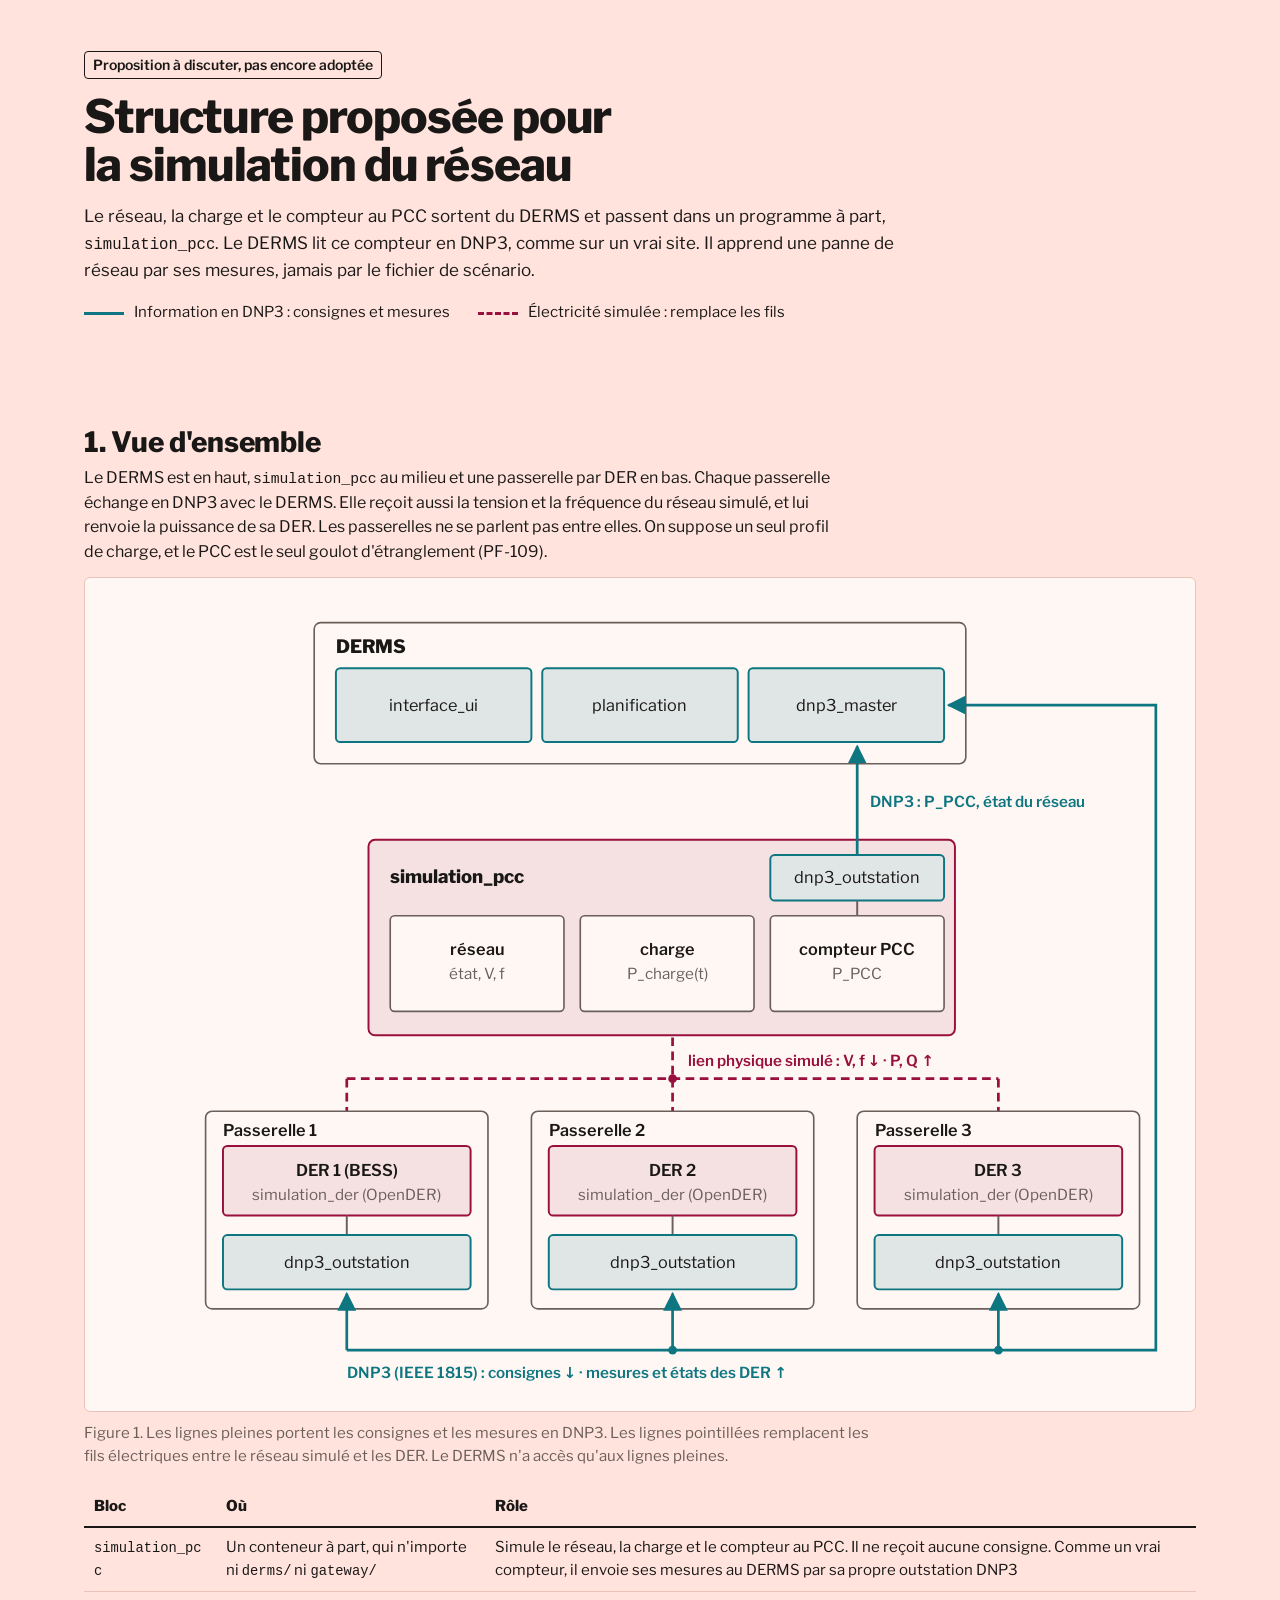
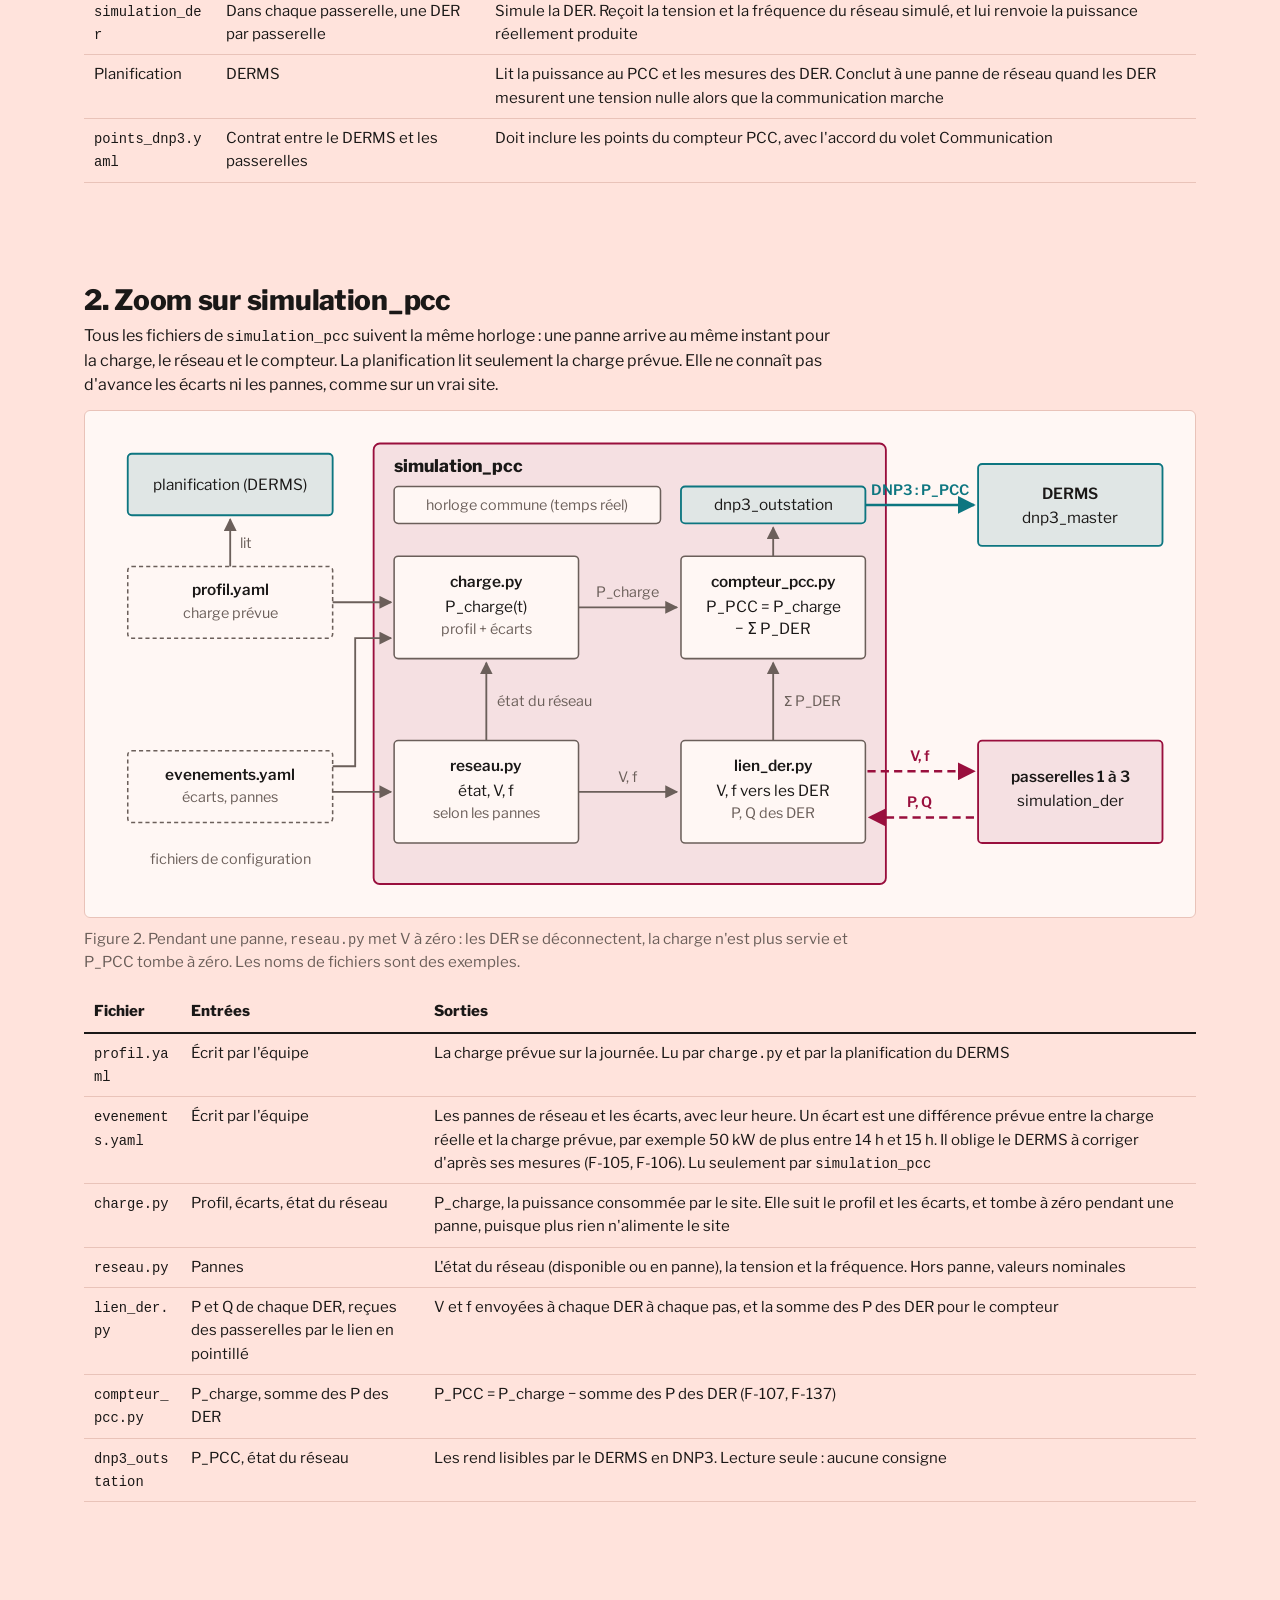
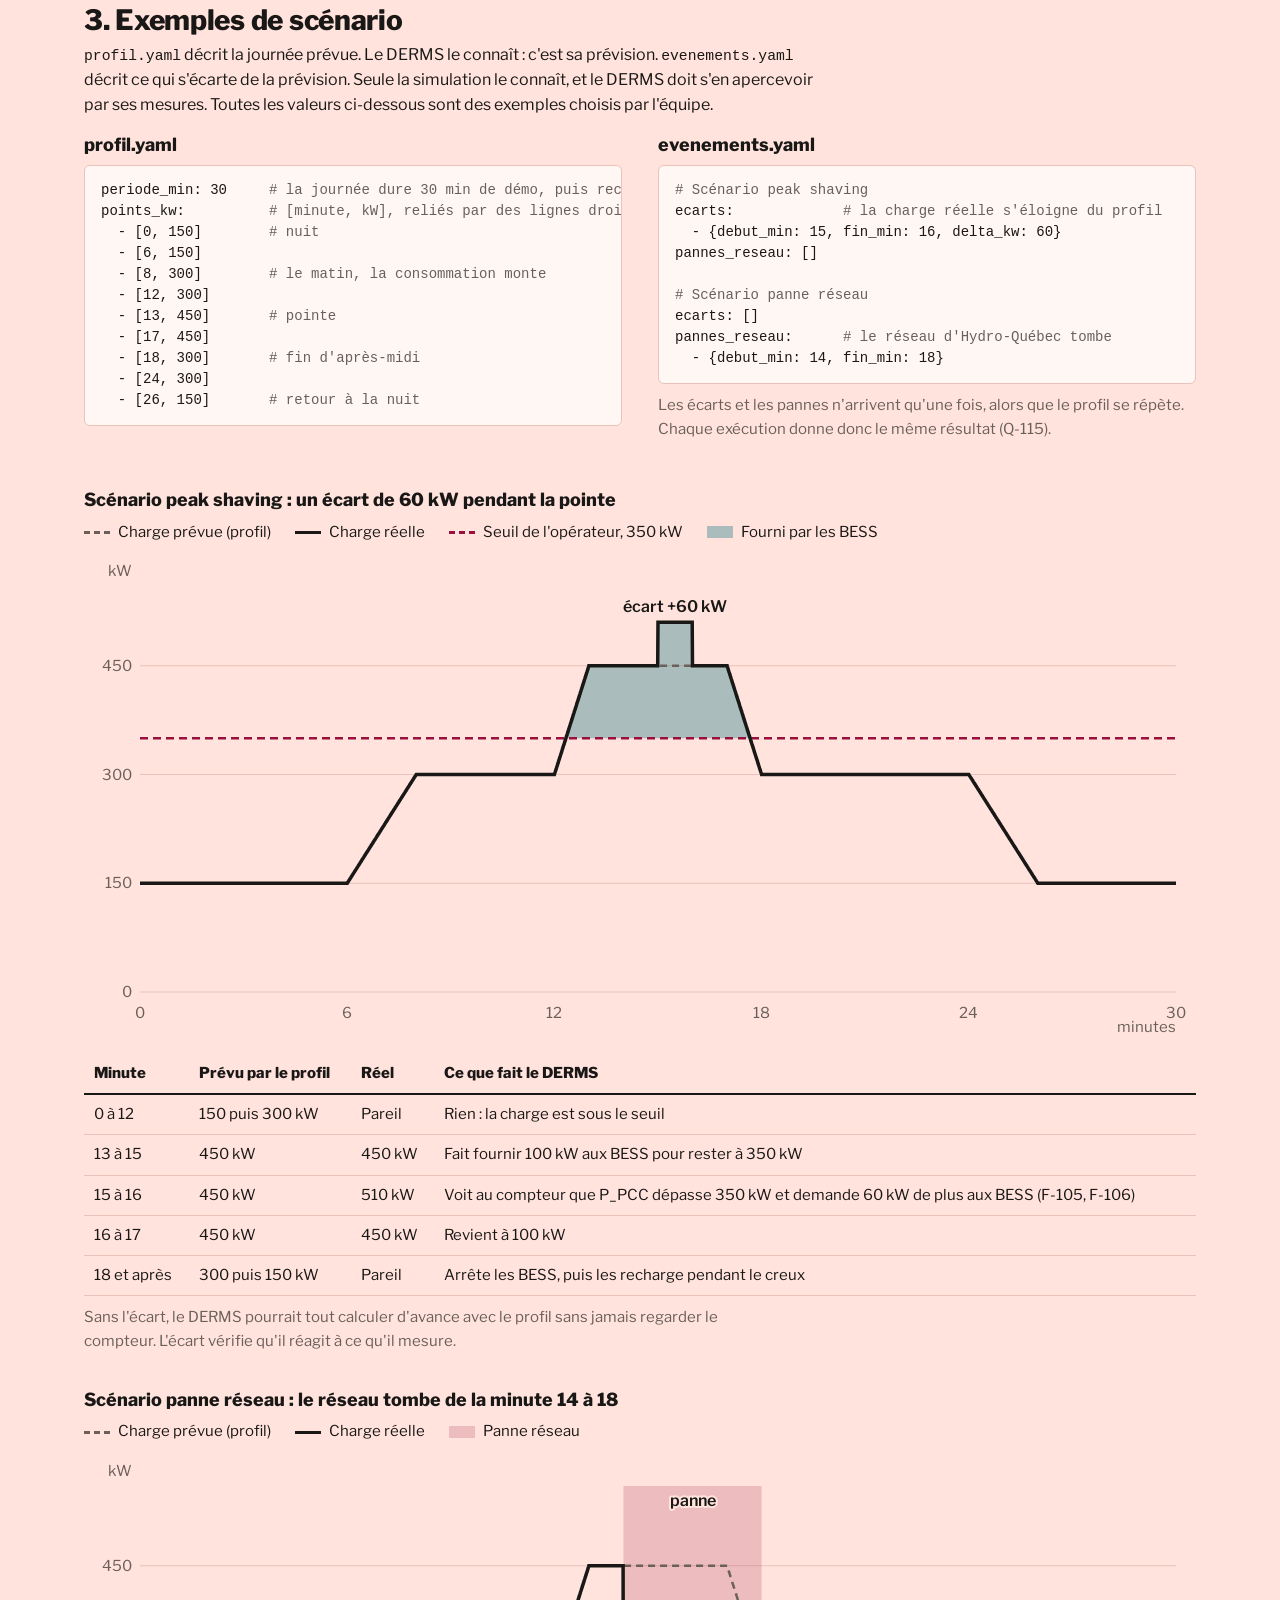
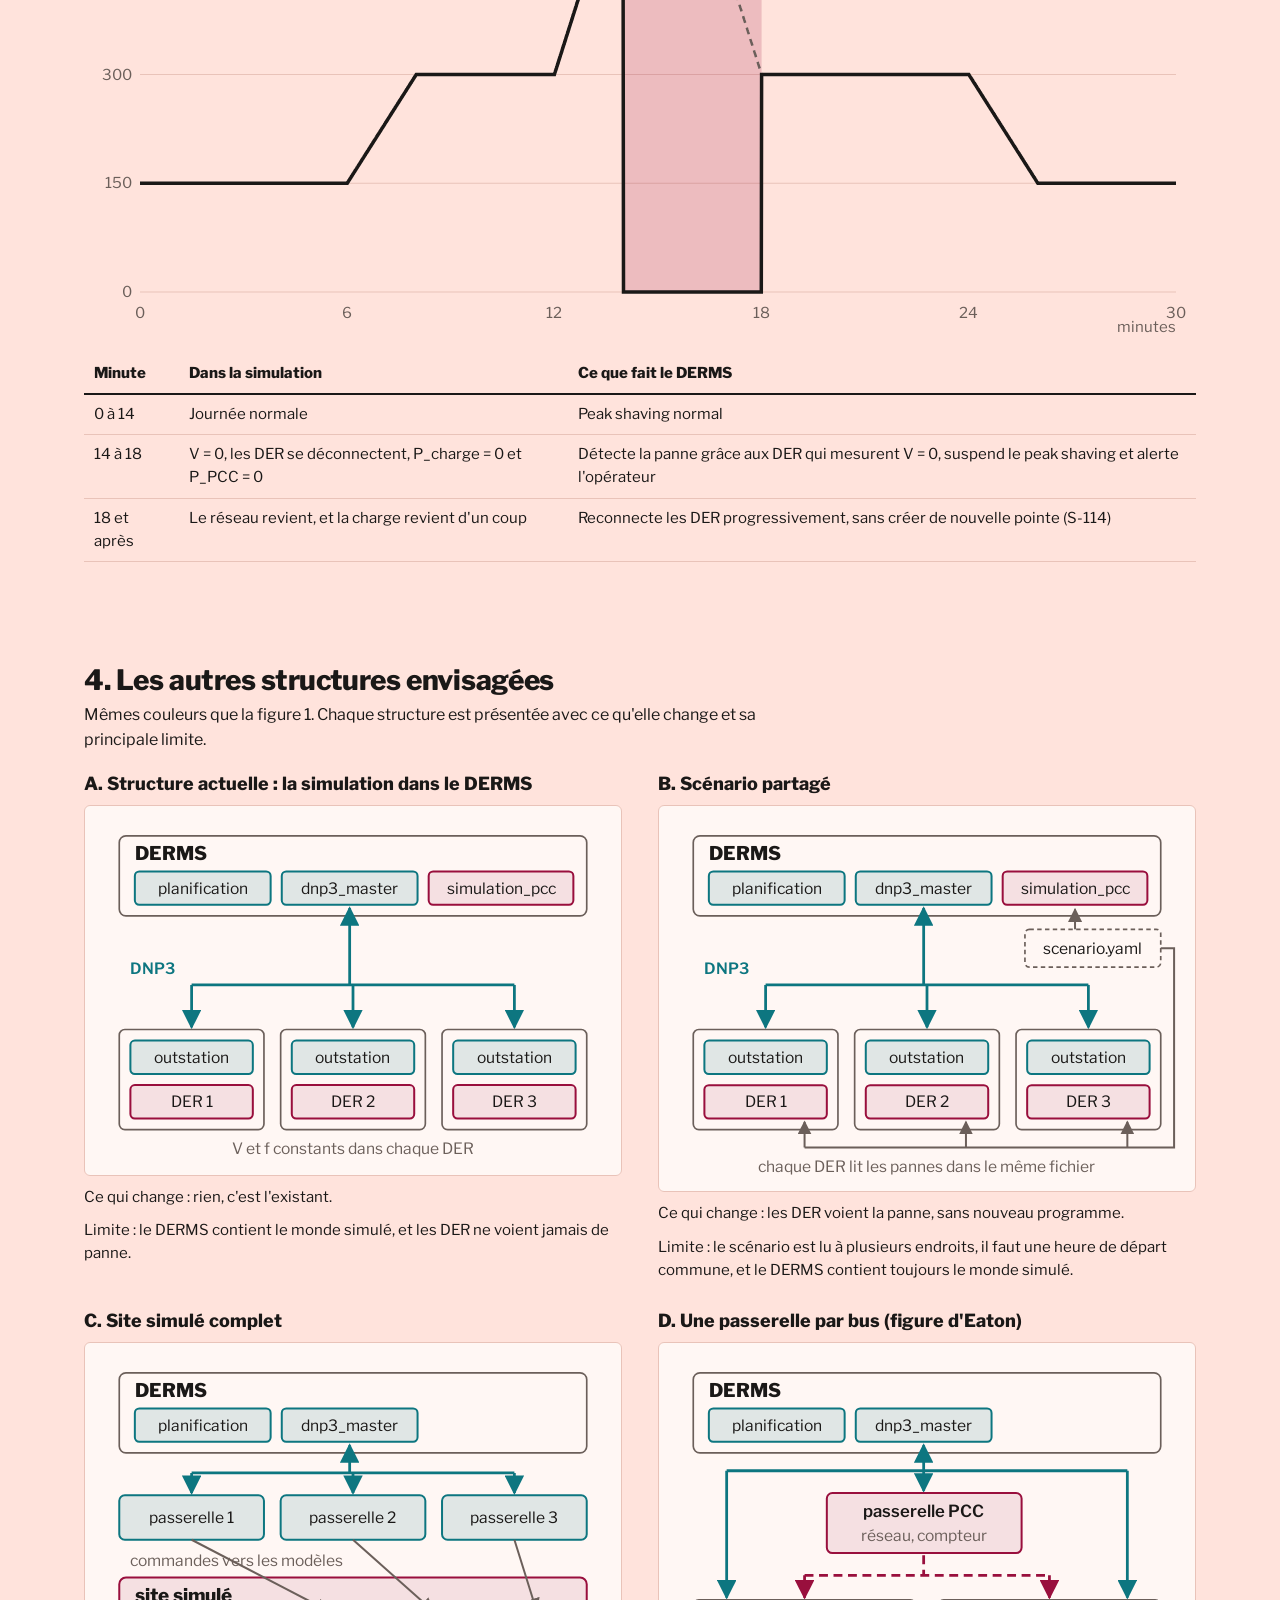
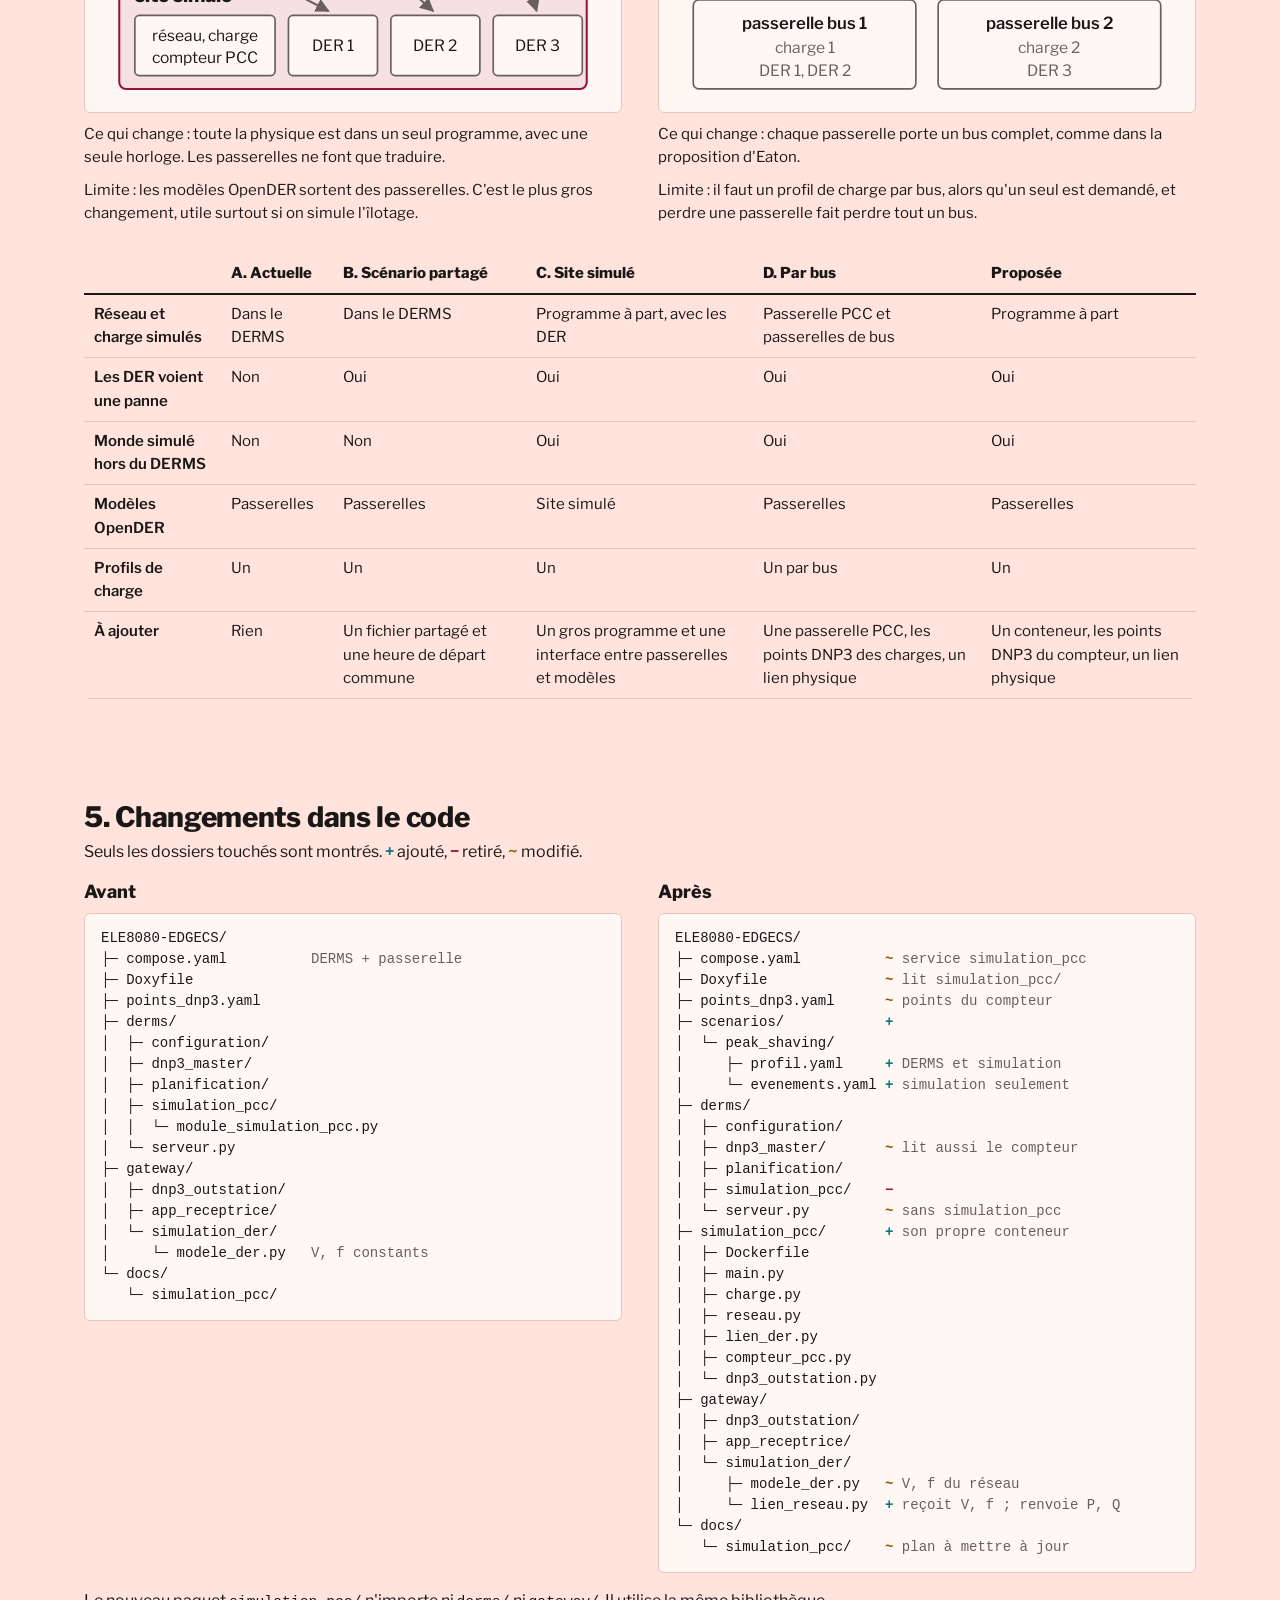
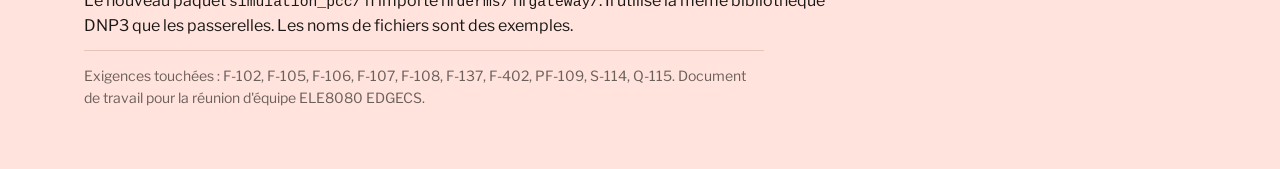
<file: docs/simulation_pcc/structure_proposee.html>
<!DOCTYPE html>
<html lang="fr">
<head>
<meta charset="utf-8">
<meta name="viewport" content="width=device-width, initial-scale=1">
<title>Structure de la simulation</title>
<link rel="preconnect" href="https://fonts.googleapis.com">
<link href="https://fonts.googleapis.com/css2?family=Libre+Franklin:wght@400;600;800&display=swap" rel="stylesheet">
<style>
/* VOICE work : schéma d'architecture pour une réunion d'équipe
   IDEA planche d'ingénierie : deux couches, le contrôle en haut, la physique en bas
   PICTURE deux schémas : la structure complète, puis le zoom sur simulation_pcc
   COLOUR fond rose pâle, encre, sarcelle = contrôle (DNP3), bordeaux = monde simulé
   TYPE Libre Franklin 800 + Libre Franklin
   LAYOUT titre et légende en haut, chaque schéma pleine largeur avec sa légende et un tableau */
:root{color-scheme:light dark;--bg:light-dark(#ffe3dc,#1c1512);--card:light-dark(#fff7f4,#271d19);--ink:light-dark(#1a1817,#f3e9e4);--mute:light-dark(#6b5f5a,#b4a7a1);--ctl:light-dark(#0d7680,#5cc3cc);--sim:light-dark(#990f3d,#f2839f);--rule:light-dark(#e9c3b9,#3d2e28)}
:root[data-theme=light]{color-scheme:light}
:root[data-theme=dark]{color-scheme:dark}
*{box-sizing:border-box;min-width:0}
body{margin:0;background:var(--bg);color:var(--ink);font:16px/1.55 "Libre Franklin",system-ui,sans-serif;overflow-x:clip}
.band{padding:clamp(24px,4vw,56px) max(5vw,16px);max-width:1240px;margin:0 auto}
h1{font-weight:800;font-size:clamp(30px,4vw,46px);line-height:1.05;letter-spacing:-.02em;margin:0 0 14px;text-wrap:balance;max-width:22ch}
h2{font-weight:800;font-size:clamp(22px,2.6vw,28px);line-height:1.1;letter-spacing:-.01em;margin:0 0 8px}
p{margin:0 0 12px;max-width:68ch}
.lede{font-size:17px}
.status{display:inline-block;font-size:14px;font-weight:600;border:1.5px solid var(--ink);border-radius:4px;padding:2px 8px;margin-bottom:14px}
.legend{display:flex;flex-wrap:wrap;gap:10px 28px;margin-top:18px;font-size:15px}
.legend span{display:flex;align-items:center;gap:10px}
.legend i{display:inline-block;width:40px;height:0;border-top:3px solid}
.legend .c{border-color:var(--ctl)}
.legend .s{border-color:var(--sim);border-top-style:dashed}
figure{margin:0}
.scroll{overflow-x:auto;background:var(--card);border:1px solid var(--rule);border-radius:6px;padding:12px}
.scroll svg{display:block;width:100%;min-width:820px;height:auto}
figcaption{font-size:15px;color:var(--mute);margin-top:10px;max-width:80ch}
svg text{fill:var(--ink);font-family:"Libre Franklin",system-ui,sans-serif;font-size:15px}
svg .t{font-weight:800;font-size:17px}
svg .b{font-weight:600}
svg .m{fill:var(--mute);font-size:14px}
svg .tc{fill:var(--ctl);font-weight:600;font-size:14px}
svg .ts{fill:var(--sim);font-weight:600;font-size:14px}
svg .box{fill:var(--card);stroke:var(--mute);stroke-width:1.5}
svg .ctl{fill:color-mix(in srgb,var(--ctl) 13%,var(--card));stroke:var(--ctl);stroke-width:1.8}
svg .sim{fill:color-mix(in srgb,var(--sim) 10%,var(--card));stroke:var(--sim);stroke-width:1.8}
svg .doc{fill:var(--card);stroke:var(--mute);stroke-width:1.5;stroke-dasharray:4 3}
svg .lc{stroke:var(--ctl);stroke-width:2.5;fill:none}
svg .ls{stroke:var(--sim);stroke-width:2.5;stroke-dasharray:8 5;fill:none}
svg .ln{stroke:var(--mute);stroke-width:1.8;fill:none}
svg .hc{fill:var(--ctl)}
svg .hs{fill:var(--sim)}
svg .hn{fill:var(--mute)}
table{border-collapse:collapse;width:100%;margin-top:18px;font-size:15px}
th,td{text-align:left;vertical-align:top;padding:8px 10px;border-bottom:1px solid var(--rule)}
th{font-weight:800;border-bottom:2px solid var(--ink)}
code{font-size:.92em;overflow-wrap:anywhere}
.cols{display:grid;grid-template-columns:repeat(auto-fit,minmax(min(100%,340px),1fr));gap:12px 36px}
ol{margin:0;padding-left:1.3em}
li{margin-bottom:8px}
.foot{font-size:14px;color:var(--mute);border-top:1px solid var(--rule);padding-top:14px}
h3{font-weight:800;font-size:18px;line-height:1.2;margin:0 0 10px}
.alts{display:grid;grid-template-columns:repeat(auto-fit,minmax(min(100%,460px),1fr));gap:28px 36px;margin-top:20px}
.mini .scroll svg{min-width:400px}
.mini p{font-size:15px;margin:10px 0 0}
svg .s14{font-size:14px}
.plain{background:none;border:0;padding:0;margin-top:28px}
.cmp{min-width:760px;margin-top:0}
.cmp td:first-child{font-weight:600}
.trees{display:grid;grid-template-columns:repeat(auto-fit,minmax(min(100%,420px),1fr));gap:20px 36px;margin:16px 0}
pre{margin:0;background:var(--card);border:1px solid var(--rule);border-radius:6px;padding:14px 16px;font:14px/1.5 ui-monospace,"SF Mono",Menlo,Consolas,monospace;overflow-x:auto}
.add{color:var(--ctl);font-weight:700}
.del{color:var(--sim);font-weight:700}
.mod{color:light-dark(#8a5a00,#f0b64a);font-weight:700}
.cm{color:var(--mute)}
@media(max-width:600px){.cmp{min-width:0}}
.chart{position:relative;height:clamp(340px,42vw,480px);margin:12px 0 10px}
.chart>svg{position:absolute;inset:0;width:100%;height:100%;display:block}
h3.sub{margin-top:36px}
.note{font-size:15px;color:var(--mute);margin-top:10px}
.keys{display:flex;flex-wrap:wrap;gap:8px 24px;font-size:15px;margin:6px 0}
.keys span{display:flex;align-items:center;gap:8px}
.keys i{display:inline-block;width:26px;height:0;border-top:3px solid}
.keys .k-prof{border-color:var(--mute);border-top-style:dashed}
.keys .k-real{border-color:var(--ink)}
.keys .k-seuil{border-color:var(--sim);border-top-style:dashed}
.keys .k-bess{height:12px;border:0;background:color-mix(in srgb,var(--ctl) 35%,transparent)}
.keys .k-panne{height:12px;border:0;background:color-mix(in srgb,var(--sim) 18%,transparent)}
svg .grid{stroke:var(--rule);stroke-width:1}
svg .ax{fill:var(--mute);font-size:15px}
svg .prof{fill:none;stroke:var(--mute);stroke-width:2.5;stroke-dasharray:7 5}
svg .real{fill:none;stroke:var(--ink);stroke-width:3.5}
svg .seuil{stroke:var(--sim);stroke-width:2.5;stroke-dasharray:8 5}
svg .bess{fill:color-mix(in srgb,var(--ctl) 35%,transparent)}
svg .panne{fill:color-mix(in srgb,var(--sim) 18%,transparent)}
svg .ann{fill:var(--ink);font-size:16px;font-weight:600;paint-order:stroke;stroke:var(--bg);stroke-width:4px}
@media(max-width:600px){table{font-size:13px}th,td{padding:6px 4px}.stack thead{display:none}.stack tr{display:grid;padding-block:8px;border-bottom:1px solid var(--rule)}.stack td{display:grid;grid-template-columns:7.5em 1fr;gap:8px;border:0;padding:3px 0}.stack td::before{content:attr(data-l);font-weight:600}}
</style>
</head>
<body>

<header class="band">
  <div class="status">Proposition à discuter, pas encore adoptée</div>
  <h1>Structure proposée pour la simulation du réseau</h1>
  <p class="lede">Le réseau, la charge et le compteur au PCC sortent du DERMS et passent dans un programme à part, <code>simulation_pcc</code>. Le DERMS lit ce compteur en DNP3, comme sur un vrai site. Il apprend une panne de réseau par ses mesures, jamais par le fichier de scénario.</p>
  <div class="legend">
    <span><i class="c"></i>Information en DNP3 : consignes et mesures</span>
    <span><i class="s"></i>Électricité simulée : remplace les fils</span>
  </div>
</header>

<section class="band">
  <h2>1. Vue d'ensemble</h2>
  <p>Le DERMS est en haut, <code>simulation_pcc</code> au milieu et une passerelle par DER en bas. Chaque passerelle échange en DNP3 avec le DERMS. Elle reçoit aussi la tension et la fréquence du réseau simulé, et lui renvoie la puissance de sa DER. Les passerelles ne se parlent pas entre elles. On suppose un seul profil de charge, et le PCC est le seul goulot d'étranglement (PF-109).</p>
  <figure>
    <div class="scroll">
      <svg viewBox="0 0 1000 745" role="img" aria-label="Le DERMS en haut, simulation_pcc au milieu et une passerelle par DER en bas. Le compteur PCC envoie P_PCC et l'état du réseau au DERMS par sa propre outstation DNP3 ; les passerelles échangent consignes et télémesures avec le DERMS en DNP3 ; simulation_pcc échange V, f et P, Q avec chaque DER par un lien physique simulé.">
        <defs>
          <marker id="a1c" viewBox="0 0 10 10" refX="9" refY="5" markerWidth="7" markerHeight="7" orient="auto-start-reverse"><path class="hc" d="M0,0L10,5L0,10z"/></marker>
          <marker id="a1s" viewBox="0 0 10 10" refX="9" refY="5" markerWidth="7" markerHeight="7" orient="auto-start-reverse"><path class="hs" d="M0,0L10,5L0,10z"/></marker>
        </defs>

        <!-- DERMS -->
        <rect class="box" x="200" y="30" width="600" height="130" rx="6"/>
        <text class="t" x="220" y="58">DERMS</text>
        <rect class="ctl" x="220" y="72" width="180" height="68" rx="4"/>
        <text x="310" y="111" text-anchor="middle">interface_ui</text>
        <rect class="ctl" x="410" y="72" width="180" height="68" rx="4"/>
        <text x="500" y="111" text-anchor="middle">planification</text>
        <rect class="ctl" x="600" y="72" width="180" height="68" rx="4"/>
        <text x="690" y="111" text-anchor="middle">dnp3_master</text>

        <!-- simulation_pcc (milieu) -->
        <rect class="sim" x="250" y="230" width="540" height="180" rx="6"/>
        <text class="t" x="270" y="270">simulation_pcc</text>
        <rect class="ctl" x="620" y="244" width="160" height="42" rx="4"/>
        <text x="700" y="270" text-anchor="middle">dnp3_outstation</text>
        <rect class="box" x="270" y="300" width="160" height="88" rx="4"/>
        <text class="b" x="350" y="336" text-anchor="middle">réseau</text>
        <text class="m" x="350" y="358" text-anchor="middle">état, V, f</text>
        <rect class="box" x="445" y="300" width="160" height="88" rx="4"/>
        <text class="b" x="525" y="336" text-anchor="middle">charge</text>
        <text class="m" x="525" y="358" text-anchor="middle">P_charge(t)</text>
        <rect class="box" x="620" y="300" width="160" height="88" rx="4"/>
        <text class="b" x="700" y="336" text-anchor="middle">compteur PCC</text>
        <text class="m" x="700" y="358" text-anchor="middle">P_PCC</text>
        <line class="ln" x1="700" y1="300" x2="700" y2="286"/>

        <!-- Outstation du compteur vers DERMS -->
        <line class="lc" x1="700" y1="244" x2="700" y2="144" marker-end="url(#a1c)"/>
        <text class="tc" x="712" y="200">DNP3 : P_PCC, état du réseau</text>

        <!-- Lien physique -->
        <line class="ls" x1="530" y1="412" x2="530" y2="450"/>
        <line class="ls" x1="230" y1="450" x2="830" y2="450"/>
        <line class="ls" x1="230" y1="450" x2="230" y2="510" marker-end="url(#a1s)"/>
        <line class="ls" x1="530" y1="450" x2="530" y2="510" marker-end="url(#a1s)"/>
        <line class="ls" x1="830" y1="450" x2="830" y2="510" marker-end="url(#a1s)"/>
        <circle class="hs" cx="530" cy="450" r="4"/>
        <text class="ts" x="544" y="438">lien physique simulé : V, f ↓ · P, Q ↑</text>

        <!-- Passerelles : une DER chacune -->
        <g id="gw">
          <rect class="box" x="100" y="480" width="260" height="182" rx="6"/>
          <rect class="sim" x="116" y="512" width="228" height="64" rx="4"/>
          <text class="m" x="230" y="562" text-anchor="middle">simulation_der (OpenDER)</text>
          <line class="ln" x1="230" y1="576" x2="230" y2="594"/>
          <rect class="ctl" x="116" y="594" width="228" height="50" rx="4"/>
          <text x="230" y="624" text-anchor="middle">dnp3_outstation</text>
        </g>
        <use href="#gw" x="300"/>
        <use href="#gw" x="600"/>
        <text class="b" x="116" y="503">Passerelle 1</text>
        <text class="b" x="416" y="503">Passerelle 2</text>
        <text class="b" x="716" y="503">Passerelle 3</text>
        <text class="b" x="230" y="540" text-anchor="middle">DER 1 (BESS)</text>
        <text class="b" x="530" y="540" text-anchor="middle">DER 2</text>
        <text class="b" x="830" y="540" text-anchor="middle">DER 3</text>

        <!-- DNP3 : passerelles vers dnp3_master, par la droite -->
        <path class="lc" d="M230,700 H975 V106 H784" marker-end="url(#a1c)"/>
        <line class="lc" x1="230" y1="700" x2="230" y2="648" marker-end="url(#a1c)"/>
        <line class="lc" x1="530" y1="700" x2="530" y2="648" marker-end="url(#a1c)"/>
        <line class="lc" x1="830" y1="700" x2="830" y2="648" marker-end="url(#a1c)"/>
        <circle class="hc" cx="830" cy="700" r="4"/>
        <circle class="hc" cx="530" cy="700" r="4"/>
        <text class="tc" x="230" y="726">DNP3 (IEEE 1815) : consignes ↓ · mesures et états des DER ↑</text>
      </svg>
    </div>
    <figcaption>Figure 1. Les lignes pleines portent les consignes et les mesures en DNP3. Les lignes pointillées remplacent les fils électriques entre le réseau simulé et les DER. Le DERMS n'a accès qu'aux lignes pleines.</figcaption>
  </figure>

  <table class="stack">
    <thead><tr><th>Bloc</th><th>Où</th><th>Rôle</th></tr></thead>
    <tbody>
      <tr><td><code>simulation_pcc</code></td><td>Un conteneur à part, qui n'importe ni <code>derms/</code> ni <code>gateway/</code></td><td>Simule le réseau, la charge et le compteur au PCC. Il ne reçoit aucune consigne. Comme un vrai compteur, il envoie ses mesures au DERMS par sa propre outstation DNP3</td></tr>
      <tr><td><code>simulation_der</code></td><td>Dans chaque passerelle, une DER par passerelle</td><td>Simule la DER. Reçoit la tension et la fréquence du réseau simulé, et lui renvoie la puissance réellement produite</td></tr>
      <tr><td>Planification</td><td>DERMS</td><td>Lit la puissance au PCC et les mesures des DER. Conclut à une panne de réseau quand les DER mesurent une tension nulle alors que la communication marche</td></tr>
      <tr><td><code>points_dnp3.yaml</code></td><td>Contrat entre le DERMS et les passerelles</td><td>Doit inclure les points du compteur PCC, avec l'accord du volet Communication</td></tr>
    </tbody>
  </table>
</section>

<section class="band">
  <h2>2. Zoom sur simulation_pcc</h2>
  <p>Tous les fichiers de <code>simulation_pcc</code> suivent la même horloge : une panne arrive au même instant pour la charge, le réseau et le compteur. La planification lit seulement la charge prévue. Elle ne connaît pas d'avance les écarts ni les pannes, comme sur un vrai site.</p>
  <figure>
    <div class="scroll">
      <svg viewBox="0 0 1060 470" role="img" aria-label="Dans simulation_pcc, charge.py calcule la charge à partir du profil et des écarts, reseau.py donne l'état du réseau selon les pannes, lien_der.py échange V, f et P, Q avec les passerelles, compteur_pcc.py calcule P_PCC et dnp3_outstation l'envoie au DERMS en DNP3.">
        <defs>
          <marker id="a2c" viewBox="0 0 10 10" refX="9" refY="5" markerWidth="7" markerHeight="7" orient="auto-start-reverse"><path class="hc" d="M0,0L10,5L0,10z"/></marker>
          <marker id="a2s" viewBox="0 0 10 10" refX="9" refY="5" markerWidth="7" markerHeight="7" orient="auto-start-reverse"><path class="hs" d="M0,0L10,5L0,10z"/></marker>
          <marker id="a2n" viewBox="0 0 10 10" refX="9" refY="5" markerWidth="7" markerHeight="7" orient="auto-start-reverse"><path class="hn" d="M0,0L10,5L0,10z"/></marker>
        </defs>

        <!-- Fichiers de configuration et planification -->
        <rect class="ctl" x="30" y="30" width="200" height="60" rx="4"/>
        <text x="130" y="65" text-anchor="middle">planification (DERMS)</text>
        <rect class="doc" x="30" y="140" width="200" height="70" rx="4"/>
        <text class="b" x="130" y="168" text-anchor="middle">profil.yaml</text>
        <text class="m" x="130" y="190" text-anchor="middle">charge prévue</text>
        <line class="ln" x1="130" y1="140" x2="130" y2="94" marker-end="url(#a2n)"/>
        <text class="m" x="140" y="122">lit</text>
        <rect class="doc" x="30" y="320" width="200" height="70" rx="4"/>
        <text class="b" x="130" y="348" text-anchor="middle">evenements.yaml</text>
        <text class="m" x="130" y="370" text-anchor="middle">écarts, pannes</text>
        <text class="m" x="130" y="430" text-anchor="middle">fichiers de configuration</text>

        <!-- Cadre -->
        <rect class="sim" x="270" y="20" width="500" height="430" rx="6"/>
        <text class="t" x="290" y="48">simulation_pcc</text>
        <rect class="box" x="290" y="62" width="260" height="36" rx="4"/>
        <text class="m" x="420" y="85" text-anchor="middle">horloge commune (temps réel)</text>
        <rect class="ctl" x="570" y="62" width="180" height="36" rx="4"/>
        <text x="660" y="85" text-anchor="middle">dnp3_outstation</text>

        <rect class="box" x="290" y="130" width="180" height="100" rx="4"/>
        <text class="b" x="380" y="160" text-anchor="middle">charge.py</text>
        <text x="380" y="184" text-anchor="middle">P_charge(t)</text>
        <text class="m" x="380" y="206" text-anchor="middle">profil + écarts</text>

        <rect class="box" x="570" y="130" width="180" height="100" rx="4"/>
        <text class="b" x="660" y="160" text-anchor="middle">compteur_pcc.py</text>
        <text x="660" y="184" text-anchor="middle">P_PCC = P_charge</text>
        <text x="660" y="206" text-anchor="middle">− Σ P_DER</text>

        <rect class="box" x="290" y="310" width="180" height="100" rx="4"/>
        <text class="b" x="380" y="340" text-anchor="middle">reseau.py</text>
        <text x="380" y="364" text-anchor="middle">état, V, f</text>
        <text class="m" x="380" y="386" text-anchor="middle">selon les pannes</text>

        <rect class="box" x="570" y="310" width="180" height="100" rx="4"/>
        <text class="b" x="660" y="340" text-anchor="middle">lien_der.py</text>
        <text x="660" y="364" text-anchor="middle">V, f vers les DER</text>
        <text class="m" x="660" y="386" text-anchor="middle">P, Q des DER</text>

        <!-- Flèches internes -->
        <line class="ln" x1="230" y1="175" x2="287" y2="175" marker-end="url(#a2n)"/>
        <line class="ln" x1="230" y1="360" x2="287" y2="360" marker-end="url(#a2n)"/>
        <path class="ln" d="M230,335 H252 V210 H287" marker-end="url(#a2n)"/>
        <line class="ln" x1="380" y1="310" x2="380" y2="234" marker-end="url(#a2n)"/>
        <text class="m" x="390" y="276">état du réseau</text>
        <line class="ln" x1="470" y1="180" x2="566" y2="180" marker-end="url(#a2n)"/>
        <text class="m" x="518" y="170" text-anchor="middle">P_charge</text>
        <line class="ln" x1="470" y1="360" x2="566" y2="360" marker-end="url(#a2n)"/>
        <text class="m" x="518" y="350" text-anchor="middle">V, f</text>
        <line class="ln" x1="660" y1="310" x2="660" y2="234" marker-end="url(#a2n)"/>
        <text class="m" x="670" y="276">Σ P_DER</text>
        <line class="ln" x1="660" y1="130" x2="660" y2="102" marker-end="url(#a2n)"/>

        <!-- Vers le DERMS -->
        <rect class="ctl" x="860" y="40" width="180" height="80" rx="4"/>
        <text class="b" x="950" y="74" text-anchor="middle">DERMS</text>
        <text x="950" y="98" text-anchor="middle">dnp3_master</text>
        <line class="lc" x1="750" y1="80" x2="856" y2="80" marker-end="url(#a2c)"/>
        <text class="tc" x="803" y="70" text-anchor="middle">DNP3 : P_PCC</text>

        <!-- Vers les passerelles -->
        <rect class="sim" x="860" y="310" width="180" height="100" rx="4"/>
        <text class="b" x="950" y="350" text-anchor="middle">passerelles 1 à 3</text>
        <text x="950" y="374" text-anchor="middle">simulation_der</text>
        <line class="ls" x1="752" y1="340" x2="856" y2="340" marker-end="url(#a2s)"/>
        <text class="ts" x="803" y="330" text-anchor="middle">V, f</text>
        <line class="ls" x1="856" y1="385" x2="754" y2="385" marker-end="url(#a2s)"/>
        <text class="ts" x="803" y="375" text-anchor="middle">P, Q</text>
      </svg>
    </div>
    <figcaption>Figure 2. Pendant une panne, <code>reseau.py</code> met V à zéro : les DER se déconnectent, la charge n'est plus servie et P_PCC tombe à zéro. Les noms de fichiers sont des exemples.</figcaption>
  </figure>

  <table class="stack">
    <thead><tr><th>Fichier</th><th>Entrées</th><th>Sorties</th></tr></thead>
    <tbody>
      <tr><td><code>profil.yaml</code></td><td>Écrit par l'équipe</td><td>La charge prévue sur la journée. Lu par <code>charge.py</code> et par la planification du DERMS</td></tr>
      <tr><td><code>evenements.yaml</code></td><td>Écrit par l'équipe</td><td>Les pannes de réseau et les écarts, avec leur heure. Un écart est une différence prévue entre la charge réelle et la charge prévue, par exemple 50 kW de plus entre 14 h et 15 h. Il oblige le DERMS à corriger d'après ses mesures (F-105, F-106). Lu seulement par <code>simulation_pcc</code></td></tr>
      <tr><td><code>charge.py</code></td><td>Profil, écarts, état du réseau</td><td>P_charge, la puissance consommée par le site. Elle suit le profil et les écarts, et tombe à zéro pendant une panne, puisque plus rien n'alimente le site</td></tr>
      <tr><td><code>reseau.py</code></td><td>Pannes</td><td>L'état du réseau (disponible ou en panne), la tension et la fréquence. Hors panne, valeurs nominales</td></tr>
      <tr><td><code>lien_der.py</code></td><td>P et Q de chaque DER, reçues des passerelles par le lien en pointillé</td><td>V et f envoyées à chaque DER à chaque pas, et la somme des P des DER pour le compteur</td></tr>
      <tr><td><code>compteur_pcc.py</code></td><td>P_charge, somme des P des DER</td><td>P_PCC = P_charge − somme des P des DER (F-107, F-137)</td></tr>
      <tr><td><code>dnp3_outstation</code></td><td>P_PCC, état du réseau</td><td>Les rend lisibles par le DERMS en DNP3. Lecture seule : aucune consigne</td></tr>
    </tbody>
  </table>
</section>

<section class="band">
  <h2>3. Exemples de scénario</h2>
  <p><code>profil.yaml</code> décrit la journée prévue. Le DERMS le connaît : c'est sa prévision. <code>evenements.yaml</code> décrit ce qui s'écarte de la prévision. Seule la simulation le connaît, et le DERMS doit s'en apercevoir par ses mesures. Toutes les valeurs ci-dessous sont des exemples choisis par l'équipe.</p>

  <div class="trees">
    <div>
      <h3>profil.yaml</h3>
<pre>periode_min: 30     <span class="cm"># la journée dure 30 min de démo, puis recommence</span>
points_kw:          <span class="cm"># [minute, kW], reliés par des lignes droites</span>
  - [0, 150]        <span class="cm"># nuit</span>
  - [6, 150]
  - [8, 300]        <span class="cm"># le matin, la consommation monte</span>
  - [12, 300]
  - [13, 450]       <span class="cm"># pointe</span>
  - [17, 450]
  - [18, 300]       <span class="cm"># fin d'après-midi</span>
  - [24, 300]
  - [26, 150]       <span class="cm"># retour à la nuit</span></pre>
    </div>
    <div>
      <h3>evenements.yaml</h3>
<pre><span class="cm"># Scénario peak shaving</span>
ecarts:             <span class="cm"># la charge réelle s'éloigne du profil</span>
  - {debut_min: 15, fin_min: 16, delta_kw: 60}
pannes_reseau: []

<span class="cm"># Scénario panne réseau</span>
ecarts: []
pannes_reseau:      <span class="cm"># le réseau d'Hydro-Québec tombe</span>
  - {debut_min: 14, fin_min: 18}</pre>
      <p class="note">Les écarts et les pannes n'arrivent qu'une fois, alors que le profil se répète. Chaque exécution donne donc le même résultat (Q-115).</p>
    </div>
  </div>

  <h3 class="sub">Scénario peak shaving : un écart de 60 kW pendant la pointe</h3>
  <div class="keys">
    <span><i class="k-prof"></i>Charge prévue (profil)</span>
    <span><i class="k-real"></i>Charge réelle</span>
    <span><i class="k-seuil"></i>Seuil de l'opérateur, 350 kW</span>
    <span><i class="k-bess"></i>Fourni par les BESS</span>
  </div>
  <div class="fig chart"><svg id="c1" role="img" aria-label="Charge prévue et charge réelle sur 30 minutes. La pointe à 450 kW dépasse le seuil de 350 kW de la minute 13 à 17 ; l'écart porte la charge réelle à 510 kW entre les minutes 15 et 16. Les BESS fournissent la partie au-dessus du seuil."></svg></div>
  <table class="stack">
    <thead><tr><th>Minute</th><th>Prévu par le profil</th><th>Réel</th><th>Ce que fait le DERMS</th></tr></thead>
    <tbody>
      <tr><td>0 à 12</td><td>150 puis 300 kW</td><td>Pareil</td><td>Rien : la charge est sous le seuil</td></tr>
      <tr><td>13 à 15</td><td>450 kW</td><td>450 kW</td><td>Fait fournir 100 kW aux BESS pour rester à 350 kW</td></tr>
      <tr><td>15 à 16</td><td>450 kW</td><td>510 kW</td><td>Voit au compteur que P_PCC dépasse 350 kW et demande 60 kW de plus aux BESS (F-105, F-106)</td></tr>
      <tr><td>16 à 17</td><td>450 kW</td><td>450 kW</td><td>Revient à 100 kW</td></tr>
      <tr><td>18 et après</td><td>300 puis 150 kW</td><td>Pareil</td><td>Arrête les BESS, puis les recharge pendant le creux</td></tr>
    </tbody>
  </table>
  <p class="note">Sans l'écart, le DERMS pourrait tout calculer d'avance avec le profil sans jamais regarder le compteur. L'écart vérifie qu'il réagit à ce qu'il mesure.</p>

  <h3 class="sub">Scénario panne réseau : le réseau tombe de la minute 14 à 18</h3>
  <div class="keys">
    <span><i class="k-prof"></i>Charge prévue (profil)</span>
    <span><i class="k-real"></i>Charge réelle</span>
    <span><i class="k-panne"></i>Panne réseau</span>
  </div>
  <div class="fig chart"><svg id="c2" role="img" aria-label="Charge prévue et charge réelle sur 30 minutes. Pendant la panne, de la minute 14 à 18, la charge réelle tombe à zéro ; elle revient à 300 kW à la minute 18."></svg></div>
  <table class="stack">
    <thead><tr><th>Minute</th><th>Dans la simulation</th><th>Ce que fait le DERMS</th></tr></thead>
    <tbody>
      <tr><td>0 à 14</td><td>Journée normale</td><td>Peak shaving normal</td></tr>
      <tr><td>14 à 18</td><td>V = 0, les DER se déconnectent, P_charge = 0 et P_PCC = 0</td><td>Détecte la panne grâce aux DER qui mesurent V = 0, suspend le peak shaving et alerte l'opérateur</td></tr>
      <tr><td>18 et après</td><td>Le réseau revient, et la charge revient d'un coup</td><td>Reconnecte les DER progressivement, sans créer de nouvelle pointe (S-114)</td></tr>
    </tbody>
  </table>
</section>

<section class="band">
  <h2>4. Les autres structures envisagées</h2>
  <p>Mêmes couleurs que la figure 1. Chaque structure est présentée avec ce qu'elle change et sa principale limite.</p>
  <div class="alts">

    <figure class="mini">
      <h3>A. Structure actuelle : la simulation dans le DERMS</h3>
      <div class="scroll">
        <svg viewBox="0 0 460 310" role="img" aria-label="simulation_pcc est un module du DERMS. Les passerelles échangent en DNP3 avec dnp3_master. Les DER reçoivent une tension et une fréquence constantes.">
          <defs><marker id="m3c" viewBox="0 0 10 10" refX="9" refY="5" markerWidth="7" markerHeight="7" orient="auto-start-reverse"><path class="hc" d="M0,0L10,5L0,10z"/></marker></defs>
          <rect class="box" x="20" y="16" width="420" height="72" rx="6"/>
          <text class="t" x="34" y="38">DERMS</text>
          <rect class="ctl" x="34" y="48" width="122" height="30" rx="4"/><text class="s14" x="95" y="68" text-anchor="middle">planification</text>
          <rect class="ctl" x="166" y="48" width="122" height="30" rx="4"/><text class="s14" x="227" y="68" text-anchor="middle">dnp3_master</text>
          <rect class="sim" x="298" y="48" width="130" height="30" rx="4"/><text class="s14" x="363" y="68" text-anchor="middle">simulation_pcc</text>
          <line class="lc" x1="227" y1="150" x2="227" y2="81" marker-end="url(#m3c)"/>
          <line class="lc" x1="85" y1="150" x2="375" y2="150"/>
          <line class="lc" x1="85" y1="150" x2="85" y2="188" marker-end="url(#m3c)"/>
          <line class="lc" x1="230" y1="150" x2="230" y2="188" marker-end="url(#m3c)"/>
          <line class="lc" x1="375" y1="150" x2="375" y2="188" marker-end="url(#m3c)"/>
          <text class="tc" x="30" y="140">DNP3</text>
          <g id="g3"><rect class="box" x="20" y="190" width="130" height="90" rx="5"/><rect class="ctl" x="30" y="200" width="110" height="30" rx="4"/><text class="s14" x="85" y="220" text-anchor="middle">outstation</text><rect class="sim" x="30" y="240" width="110" height="30" rx="4"/></g>
          <use href="#g3" x="145"/><use href="#g3" x="290"/>
          <text class="s14" x="85" y="260" text-anchor="middle">DER 1</text><text class="s14" x="230" y="260" text-anchor="middle">DER 2</text><text class="s14" x="375" y="260" text-anchor="middle">DER 3</text>
          <text class="m" x="230" y="302" text-anchor="middle">V et f constants dans chaque DER</text>
        </svg>
      </div>
      <p>Ce qui change : rien, c'est l'existant.</p>
      <p>Limite : le DERMS contient le monde simulé, et les DER ne voient jamais de panne.</p>
    </figure>

    <figure class="mini">
      <h3>B. Scénario partagé</h3>
      <div class="scroll">
        <svg viewBox="0 0 460 325" role="img" aria-label="Comme la structure actuelle, mais un fichier de scénario est lu à la fois par simulation_pcc dans le DERMS et par chaque DER, qui y trouve les pannes.">
          <defs>
            <marker id="m4c" viewBox="0 0 10 10" refX="9" refY="5" markerWidth="7" markerHeight="7" orient="auto-start-reverse"><path class="hc" d="M0,0L10,5L0,10z"/></marker>
            <marker id="m4n" viewBox="0 0 10 10" refX="9" refY="5" markerWidth="7" markerHeight="7" orient="auto-start-reverse"><path class="hn" d="M0,0L10,5L0,10z"/></marker>
          </defs>
          <rect class="box" x="20" y="16" width="420" height="72" rx="6"/>
          <text class="t" x="34" y="38">DERMS</text>
          <rect class="ctl" x="34" y="48" width="122" height="30" rx="4"/><text class="s14" x="95" y="68" text-anchor="middle">planification</text>
          <rect class="ctl" x="166" y="48" width="122" height="30" rx="4"/><text class="s14" x="227" y="68" text-anchor="middle">dnp3_master</text>
          <rect class="sim" x="298" y="48" width="130" height="30" rx="4"/><text class="s14" x="363" y="68" text-anchor="middle">simulation_pcc</text>
          <rect class="doc" x="318" y="100" width="122" height="34" rx="4"/><text class="s14" x="379" y="122" text-anchor="middle">scenario.yaml</text>
          <line class="ln" x1="363" y1="100" x2="363" y2="82" marker-end="url(#m4n)"/>
          <line class="lc" x1="227" y1="150" x2="227" y2="81" marker-end="url(#m4c)"/>
          <line class="lc" x1="85" y1="150" x2="375" y2="150"/>
          <line class="lc" x1="85" y1="150" x2="85" y2="188" marker-end="url(#m4c)"/>
          <line class="lc" x1="230" y1="150" x2="230" y2="188" marker-end="url(#m4c)"/>
          <line class="lc" x1="375" y1="150" x2="375" y2="188" marker-end="url(#m4c)"/>
          <text class="tc" x="30" y="140">DNP3</text>
          <use href="#g3"/><use href="#g3" x="145"/><use href="#g3" x="290"/>
          <text class="s14" x="85" y="260" text-anchor="middle">DER 1</text><text class="s14" x="230" y="260" text-anchor="middle">DER 2</text><text class="s14" x="375" y="260" text-anchor="middle">DER 3</text>
          <path class="ln" d="M440,117 H452 V296 H120"/>
          <line class="ln" x1="120" y1="296" x2="120" y2="273" marker-end="url(#m4n)"/>
          <line class="ln" x1="265" y1="296" x2="265" y2="273" marker-end="url(#m4n)"/>
          <line class="ln" x1="410" y1="296" x2="410" y2="273" marker-end="url(#m4n)"/>
          <text class="m" x="230" y="318" text-anchor="middle">chaque DER lit les pannes dans le même fichier</text>
        </svg>
      </div>
      <p>Ce qui change : les DER voient la panne, sans nouveau programme.</p>
      <p>Limite : le scénario est lu à plusieurs endroits, il faut une heure de départ commune, et le DERMS contient toujours le monde simulé.</p>
    </figure>

    <figure class="mini">
      <h3>C. Site simulé complet</h3>
      <div class="scroll">
        <svg viewBox="0 0 460 310" role="img" aria-label="Un programme site simulé contient le réseau, la charge, le compteur PCC et les trois DER. Les passerelles ne font que traduire entre le DNP3 et ce programme.">
          <defs><marker id="m5c" viewBox="0 0 10 10" refX="9" refY="5" markerWidth="7" markerHeight="7" orient="auto-start-reverse"><path class="hc" d="M0,0L10,5L0,10z"/></marker>
          <marker id="m5n" viewBox="0 0 10 10" refX="9" refY="5" markerWidth="7" markerHeight="7" orient="auto-start-reverse"><path class="hn" d="M0,0L10,5L0,10z"/></marker></defs>
          <rect class="box" x="20" y="16" width="420" height="72" rx="6"/>
          <text class="t" x="34" y="38">DERMS</text>
          <rect class="ctl" x="34" y="48" width="122" height="30" rx="4"/><text class="s14" x="95" y="68" text-anchor="middle">planification</text>
          <rect class="ctl" x="166" y="48" width="122" height="30" rx="4"/><text class="s14" x="227" y="68" text-anchor="middle">dnp3_master</text>
          <line class="lc" x1="227" y1="106" x2="227" y2="81" marker-end="url(#m5c)"/>
          <line class="lc" x1="85" y1="106" x2="375" y2="106"/>
          <line class="lc" x1="85" y1="106" x2="85" y2="124" marker-end="url(#m5c)"/>
          <line class="lc" x1="230" y1="106" x2="230" y2="124" marker-end="url(#m5c)"/>
          <line class="lc" x1="375" y1="106" x2="375" y2="124" marker-end="url(#m5c)"/>
          <rect class="ctl" x="20" y="126" width="130" height="40" rx="5"/><text class="s14" x="85" y="151" text-anchor="middle">passerelle 1</text>
          <rect class="ctl" x="165" y="126" width="130" height="40" rx="5"/><text class="s14" x="230" y="151" text-anchor="middle">passerelle 2</text>
          <rect class="ctl" x="310" y="126" width="130" height="40" rx="5"/><text class="s14" x="375" y="151" text-anchor="middle">passerelle 3</text>
          <rect class="sim" x="20" y="200" width="420" height="100" rx="6"/>
          <text class="t" x="34" y="222">site simulé</text>
          <rect class="box" x="34" y="234" width="126" height="54" rx="4"/><text class="s14" x="97" y="257" text-anchor="middle">réseau, charge</text><text class="s14" x="97" y="277" text-anchor="middle">compteur PCC</text>
          <rect class="box" x="172" y="234" width="80" height="54" rx="4"/><text class="s14" x="212" y="266" text-anchor="middle">DER 1</text>
          <rect class="box" x="264" y="234" width="80" height="54" rx="4"/><text class="s14" x="304" y="266" text-anchor="middle">DER 2</text>
          <rect class="box" x="356" y="234" width="80" height="54" rx="4"/><text class="s14" x="396" y="266" text-anchor="middle">DER 3</text>
          <line class="ln" x1="85" y1="166" x2="208" y2="230" marker-end="url(#m5n)"/>
          <line class="ln" x1="230" y1="166" x2="302" y2="230" marker-end="url(#m5n)"/>
          <line class="ln" x1="375" y1="166" x2="395" y2="230" marker-end="url(#m5n)"/>
          <text class="m" x="30" y="190">commandes vers les modèles</text>
        </svg>
      </div>
      <p>Ce qui change : toute la physique est dans un seul programme, avec une seule horloge. Les passerelles ne font que traduire.</p>
      <p>Limite : les modèles OpenDER sortent des passerelles. C'est le plus gros changement, utile surtout si on simule l'îlotage.</p>
    </figure>

    <figure class="mini">
      <h3>D. Une passerelle par bus (figure d'Eaton)</h3>
      <div class="scroll">
        <svg viewBox="0 0 460 310" role="img" aria-label="Une passerelle PCC contient le réseau et le compteur. Deux passerelles de bus contiennent chacune une charge et ses DER. Toutes parlent au DERMS en DNP3, et la passerelle PCC échange avec les bus par un lien physique simulé.">
          <defs><marker id="m6c" viewBox="0 0 10 10" refX="9" refY="5" markerWidth="7" markerHeight="7" orient="auto-start-reverse"><path class="hc" d="M0,0L10,5L0,10z"/></marker>
          <marker id="m6s" viewBox="0 0 10 10" refX="9" refY="5" markerWidth="7" markerHeight="7" orient="auto-start-reverse"><path class="hs" d="M0,0L10,5L0,10z"/></marker></defs>
          <rect class="box" x="20" y="16" width="420" height="72" rx="6"/>
          <text class="t" x="34" y="38">DERMS</text>
          <rect class="ctl" x="34" y="48" width="122" height="30" rx="4"/><text class="s14" x="95" y="68" text-anchor="middle">planification</text>
          <rect class="ctl" x="166" y="48" width="122" height="30" rx="4"/><text class="s14" x="227" y="68" text-anchor="middle">dnp3_master</text>
          <line class="lc" x1="227" y1="81" x2="227" y2="122" marker-start="url(#m6c)" marker-end="url(#m6c)"/>
          <line class="lc" x1="50" y1="104" x2="410" y2="104"/>
          <line class="lc" x1="50" y1="104" x2="50" y2="218" marker-end="url(#m6c)"/>
          <line class="lc" x1="410" y1="104" x2="410" y2="218" marker-end="url(#m6c)"/>
          <rect class="sim" x="140" y="124" width="175" height="54" rx="5"/>
          <text class="b" x="227" y="146" text-anchor="middle">passerelle PCC</text>
          <text class="m" x="227" y="167" text-anchor="middle">réseau, compteur</text>
          <line class="ls" x1="227" y1="180" x2="227" y2="198"/>
          <line class="ls" x1="120" y1="198" x2="340" y2="198"/>
          <line class="ls" x1="120" y1="198" x2="120" y2="218" marker-end="url(#m6s)"/>
          <line class="ls" x1="340" y1="198" x2="340" y2="218" marker-end="url(#m6s)"/>
          <rect class="box" x="20" y="220" width="200" height="80" rx="5"/>
          <text class="b" x="120" y="246" text-anchor="middle">passerelle bus 1</text>
          <text class="m" x="120" y="268" text-anchor="middle">charge 1</text>
          <text class="m" x="120" y="288" text-anchor="middle">DER 1, DER 2</text>
          <rect class="box" x="240" y="220" width="200" height="80" rx="5"/>
          <text class="b" x="340" y="246" text-anchor="middle">passerelle bus 2</text>
          <text class="m" x="340" y="268" text-anchor="middle">charge 2</text>
          <text class="m" x="340" y="288" text-anchor="middle">DER 3</text>
        </svg>
      </div>
      <p>Ce qui change : chaque passerelle porte un bus complet, comme dans la proposition d'Eaton.</p>
      <p>Limite : il faut un profil de charge par bus, alors qu'un seul est demandé, et perdre une passerelle fait perdre tout un bus.</p>
    </figure>
  </div>

  <div class="scroll plain">
  <table class="stack cmp">
    <thead><tr><th></th><th>A. Actuelle</th><th>B. Scénario partagé</th><th>C. Site simulé</th><th>D. Par bus</th><th>Proposée</th></tr></thead>
    <tbody>
      <tr><td>Réseau et charge simulés</td><td>Dans le DERMS</td><td>Dans le DERMS</td><td>Programme à part, avec les DER</td><td>Passerelle PCC et passerelles de bus</td><td>Programme à part</td></tr>
      <tr><td>Les DER voient une panne</td><td>Non</td><td>Oui</td><td>Oui</td><td>Oui</td><td>Oui</td></tr>
      <tr><td>Monde simulé hors du DERMS</td><td>Non</td><td>Non</td><td>Oui</td><td>Oui</td><td>Oui</td></tr>
      <tr><td>Modèles OpenDER</td><td>Passerelles</td><td>Passerelles</td><td>Site simulé</td><td>Passerelles</td><td>Passerelles</td></tr>
      <tr><td>Profils de charge</td><td>Un</td><td>Un</td><td>Un</td><td>Un par bus</td><td>Un</td></tr>
      <tr><td>À ajouter</td><td>Rien</td><td>Un fichier partagé et une heure de départ commune</td><td>Un gros programme et une interface entre passerelles et modèles</td><td>Une passerelle PCC, les points DNP3 des charges, un lien physique</td><td>Un conteneur, les points DNP3 du compteur, un lien physique</td></tr>
    </tbody>
  </table>
  </div>
</section>

<section class="band">
  <h2>5. Changements dans le code</h2>
  <p>Seuls les dossiers touchés sont montrés. <span class="add">+</span> ajouté, <span class="del">−</span> retiré, <span class="mod">~</span> modifié.</p>
  <div class="trees">
    <div>
      <h3>Avant</h3>
<pre>ELE8080-EDGECS/
├─ compose.yaml          <span class="cm">DERMS + passerelle</span>
├─ Doxyfile
├─ points_dnp3.yaml
├─ derms/
│  ├─ configuration/
│  ├─ dnp3_master/
│  ├─ planification/
│  ├─ simulation_pcc/
│  │  └─ module_simulation_pcc.py
│  └─ serveur.py
├─ gateway/
│  ├─ dnp3_outstation/
│  ├─ app_receptrice/
│  └─ simulation_der/
│     └─ modele_der.py   <span class="cm">V, f constants</span>
└─ docs/
   └─ simulation_pcc/</pre>
    </div>
    <div>
      <h3>Après</h3>
<pre>ELE8080-EDGECS/
├─ compose.yaml          <span class="mod">~</span> <span class="cm">service simulation_pcc</span>
├─ Doxyfile              <span class="mod">~</span> <span class="cm">lit simulation_pcc/</span>
├─ points_dnp3.yaml      <span class="mod">~</span> <span class="cm">points du compteur</span>
├─ scenarios/            <span class="add">+</span>
│  └─ peak_shaving/
│     ├─ profil.yaml     <span class="add">+</span> <span class="cm">DERMS et simulation</span>
│     └─ evenements.yaml <span class="add">+</span> <span class="cm">simulation seulement</span>
├─ derms/
│  ├─ configuration/
│  ├─ dnp3_master/       <span class="mod">~</span> <span class="cm">lit aussi le compteur</span>
│  ├─ planification/
│  ├─ simulation_pcc/    <span class="del">−</span>
│  └─ serveur.py         <span class="mod">~</span> <span class="cm">sans simulation_pcc</span>
├─ simulation_pcc/       <span class="add">+</span> <span class="cm">son propre conteneur</span>
│  ├─ Dockerfile
│  ├─ main.py
│  ├─ charge.py
│  ├─ reseau.py
│  ├─ lien_der.py
│  ├─ compteur_pcc.py
│  └─ dnp3_outstation.py
├─ gateway/
│  ├─ dnp3_outstation/
│  ├─ app_receptrice/
│  └─ simulation_der/
│     ├─ modele_der.py   <span class="mod">~</span> <span class="cm">V, f du réseau</span>
│     └─ lien_reseau.py  <span class="add">+</span> <span class="cm">reçoit V, f ; renvoie P, Q</span>
└─ docs/
   └─ simulation_pcc/    <span class="mod">~</span> <span class="cm">plan à mettre à jour</span></pre>
    </div>
  </div>
  <p>Le nouveau paquet <code>simulation_pcc/</code> n'importe ni <code>derms/</code> ni <code>gateway/</code>. Il utilise la même bibliothèque DNP3 que les passerelles. Les noms de fichiers sont des exemples.</p>
  <p class="foot">Exigences touchées : F-102, F-105, F-106, F-107, F-108, F-137, F-402, PF-109, S-114, Q-115. Document de travail pour la réunion d'équipe ELE8080 EDGECS.</p>
</section>

<script>
{
  const prof=[[0,150],[6,150],[8,300],[12,300],[13,450],[17,450],[18,300],[24,300],[26,150],[30,150]];
  const SEUIL=350;
  const p=t=>{for(let i=1;i<prof.length;i++){const[a,pa]=prof[i-1],[b,pb]=prof[i];if(t<=b)return pa+(pb-pa)*(t-a)/(b-a);}return prof[prof.length-1][1];};
  const r1=t=>p(t)+(t>=15&&t<16?60:0);
  const r2=t=>(t>=14&&t<18)?0:p(t);
  const ts=[];for(let i=0;i<=3000;i++)ts.push(i/100);
  const draw=(s,real,mode)=>{
    const W=s.clientWidth,H=s.clientHeight;if(!W||!H)return;
    const L=56,R=20,T=30,B=44,ymax=560;
    const x=t=>L+(W-L-R)*t/30, y=v=>T+(H-T-B)*(1-v/ymax);
    const line=f=>ts.map((t,i)=>(i?'L':'M')+x(t).toFixed(1)+','+y(f(t)).toFixed(1)).join('');
    const step=W<520?12:6;
    let g='';
    for(const v of [0,150,300,450]) g+=`<line class="grid" x1="${L}" x2="${W-R}" y1="${y(v)}" y2="${y(v)}"/><text class="ax" x="${L-8}" y="${y(v)+5}" text-anchor="end">${v}</text>`;
    for(let t=0;t<=30;t+=step) g+=`<text class="ax" x="${x(t)}" y="${H-B+26}" text-anchor="middle">${t}</text>`;
    g+=`<text class="ax" x="${W-R}" y="${H-4}" text-anchor="end">minutes</text><text class="ax" x="${L-8}" y="${T-10}" text-anchor="end">kW</text>`;
    if(mode==='pic'){
      const over=ts.filter(t=>real(t)>SEUIL);
      const area='M'+over.map(t=>x(t).toFixed(1)+','+y(real(t)).toFixed(1)).join('L')+'L'+over.slice().reverse().map(t=>x(t).toFixed(1)+','+y(SEUIL).toFixed(1)).join('L')+'Z';
      g+=`<path class="bess" d="${area}"/>`;
      g+=`<line class="seuil" x1="${L}" x2="${W-R}" y1="${y(SEUIL)}" y2="${y(SEUIL)}"/>`;
      g+=`<text class="ann" x="${x(15.5)}" y="${y(510)-10}" text-anchor="middle">écart +60 kW</text>`;
    } else {
      g+=`<rect class="panne" x="${x(14)}" y="${T}" width="${x(18)-x(14)}" height="${H-T-B}"/>`;
      g+=`<text class="ann" x="${x(16)}" y="${T+20}" text-anchor="middle">panne</text>`;
    }
    g+=`<path class="prof" d="${line(p)}"/><path class="real" d="${line(real)}"/>`;
    s.innerHTML=g;
  };
  const c1=document.getElementById('c1'),c2=document.getElementById('c2');
  const ro1=new ResizeObserver(()=>draw(c1,r1,'pic'));ro1.observe(c1);
  const ro2=new ResizeObserver(()=>draw(c2,r2,'panne'));ro2.observe(c2);
}
</script>

</body>
</html>
</file>
